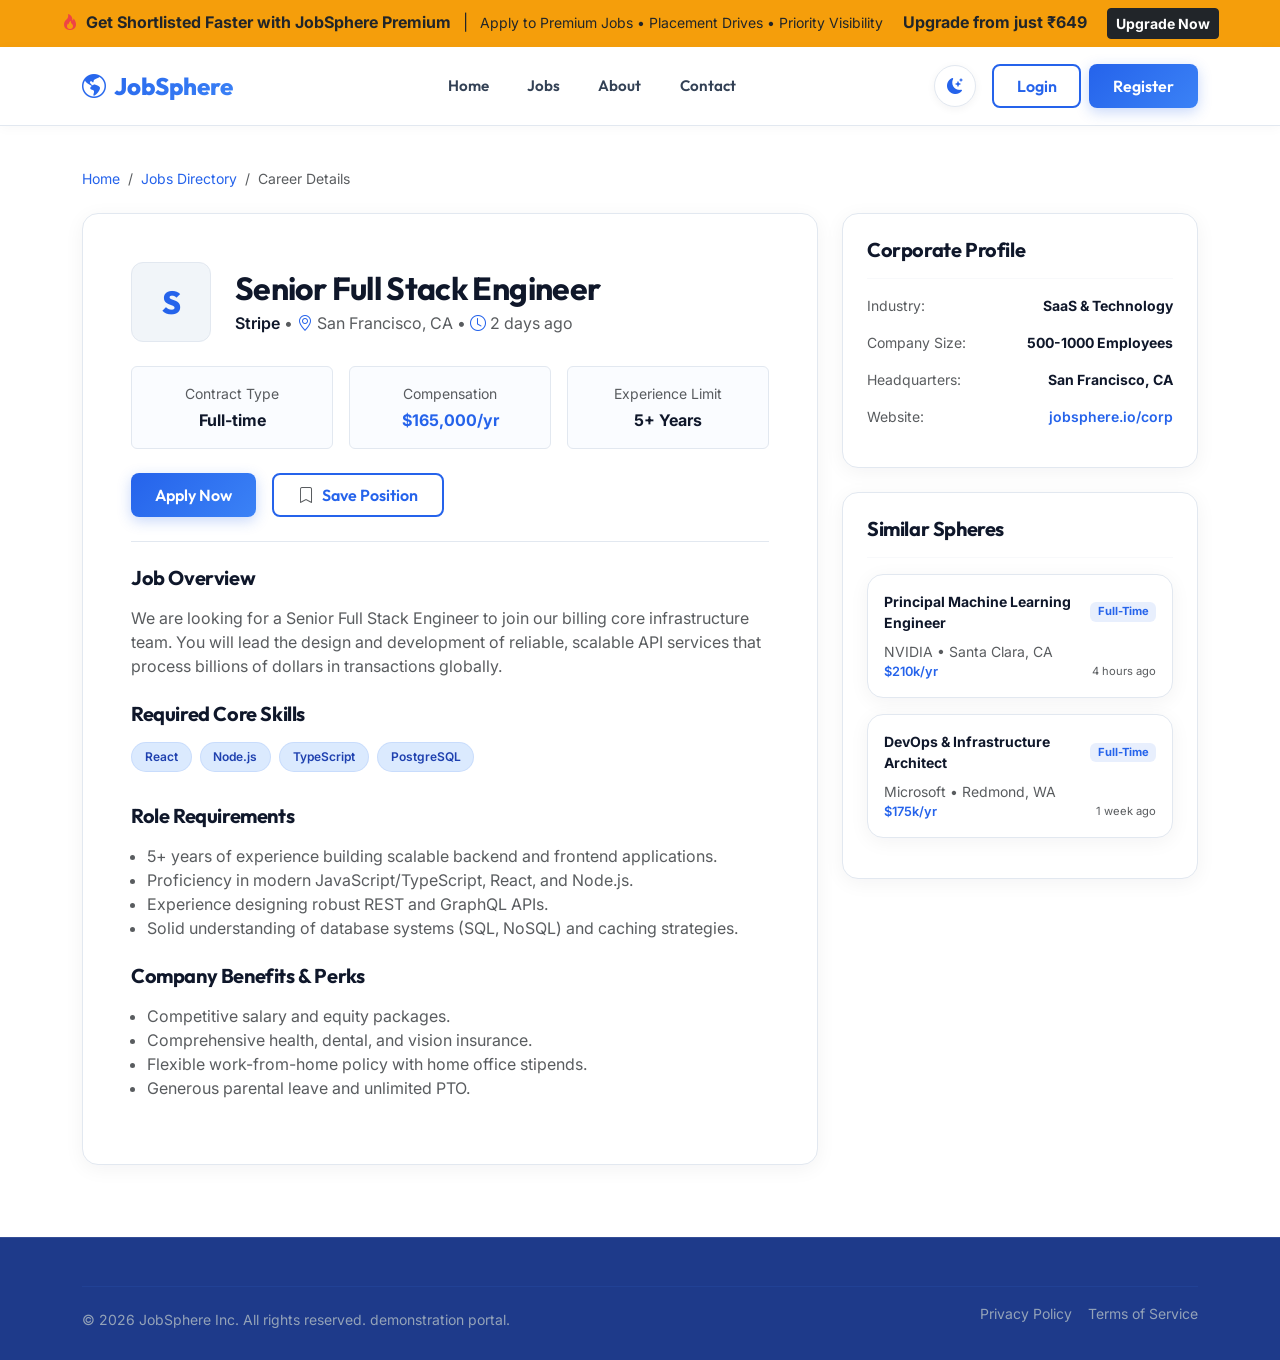
<file: html/job-details.html>
<!DOCTYPE html>
<html lang="en">

<head>
  <meta charset="UTF-8">
  <meta name="viewport" content="width=device-width, initial-scale=1.0">
  <title>JobSphere - Career Details</title>

  <!-- Stylesheets -->
  <link href="https://cdn.jsdelivr.net/npm/bootstrap@5.3.0/dist/css/bootstrap.min.css" rel="stylesheet">
  <link href="https://cdn.jsdelivr.net/npm/bootstrap-icons@1.10.5/font/bootstrap-icons.css" rel="stylesheet">
  <link href="../css/style.css" rel="stylesheet">
</head>

<body>

  <!-- Fixed Header Wrapper -->
  <div class="fixed-top" style="z-index: 1030;">
    <!-- Sticky Premium Strip -->
    <div class="bg-warning text-dark text-center py-2" style="cursor: pointer; box-shadow: 0 2px 10px rgba(0,0,0,0.1);"
      onclick="window.location.href='../index.html#premium-membership'">
      <span class="fs-6"><i class="bi bi-fire text-danger me-1"></i> <strong>Get Shortlisted Faster with JobSphere
          Premium</strong></span> <span class="mx-2 d-none d-lg-inline">|</span> <span
        class="d-none d-lg-inline small">Apply to Premium Jobs • Placement Drives • Priority Visibility</span> <span
        class="ms-3 fw-bold d-none d-md-inline">Upgrade from just ₹649</span>
      <button onclick="window.location.href='../index.html#premium-membership'; event.stopPropagation();"
        class="btn btn-dark btn-sm ms-3 fw-bold">Upgrade Now</button>
    </div>

    <!-- Navbar -->
    <nav class="navbar navbar-expand-lg navbar-light glass-navbar py-3 position-relative">
      <div class="container">
        <a class="navbar-brand d-flex align-items-center" href="../index.html">
          <i class="bi bi-globe-americas me-2 text-primary"></i>
          <span>JobSphere</span>
        </a>

        <button class="navbar-toggler border-0" type="button" data-bs-toggle="collapse" data-bs-target="#navbarNav"
          aria-controls="navbarNav" aria-expanded="false" aria-label="Toggle navigation">
          <span class="bi bi-list fs-2 text-main"></span>
        </button>

        <div class="collapse navbar-collapse" id="navbarNav">
          <ul class="navbar-nav mx-auto mb-2 mb-lg-0">
            <li class="nav-item">
              <a class="nav-link" href="../index.html">Home</a>
            </li>
            <li class="nav-item">
              <a class="nav-link active" href="jobs.html">Jobs</a>
            </li>
            <li class="nav-item">
              <a class="nav-link" href="about.html">About</a>
            </li>
            <li class="nav-item">
              <a class="nav-link" href="contact.html">Contact</a>
            </li>
          </ul>

          <div class="d-flex align-items-center gap-2">
            <!-- Theme Toggle -->
            <button id="theme-toggle" class="theme-toggle me-2" aria-label="Toggle dark/light mode">
              <i class="bi bi-moon-stars-fill"></i>
            </button>

            <div id="auth-nav-container" class="d-flex align-items-center">
              <a href="login.html" class="btn-premium-secondary me-2">Login</a>
              <a href="register.html" class="btn-premium-primary">Register</a>
            </div>
          </div>
        </div>
      </div>
    </nav>
  </div>

  <!-- Content Section -->
  <main class="py-5 mt-5" style="padding-top: 6rem !important;">
    <div class="container pt-4">

      <!-- Breadcrumb -->
      <nav aria-label="breadcrumb" class="mb-4">
        <ol class="breadcrumb fs-7">
          <li class="breadcrumb-item"><a href="../index.html" class="text-decoration-none">Home</a></li>
          <li class="breadcrumb-item"><a href="jobs.html" class="text-decoration-none">Jobs Directory</a></li>
          <li class="breadcrumb-item active text-muted" aria-current="page">Career Details</li>
        </ol>
      </nav>

      <!-- Main Dynamic Wrapper -->
      <div id="job-details-wrapper">
        <div class="row g-4">

          <!-- Left Main Pane (Details) -->
          <div class="col-lg-8">
            <!-- Job title header card -->
            <div class="glass-card p-4 p-sm-5 mb-4">
              <div class="d-flex align-items-center gap-4 mb-4 flex-wrap">
                <div class="company-logo-wrapper text-large" id="detail-logo"
                  style="width: 80px; height: 80px; font-size: 2rem;">
                  -
                </div>
                <div>
                  <h1 class="fw-bold h2 text-main mb-1" id="detail-title">Loading Job Title...</h1>
                  <p class="text-muted mb-0">
                    <span class="fw-semibold text-main" id="detail-company">-</span> &bull;
                    <i class="bi bi-geo-alt me-1 text-primary"></i><span id="detail-location">-</span> &bull;
                    <i class="bi bi-clock me-1 text-primary"></i><span id="detail-posted">-</span>
                  </p>
                </div>
              </div>

              <!-- Quick stats cards row -->
              <div class="row g-3 mb-4">
                <div class="col-sm-4">
                  <div class="p-3 bg-light bg-opacity-10 rounded border border-color text-center">
                    <div class="text-muted small mb-1">Contract Type</div>
                    <div class="fw-bold text-main" id="detail-type">-</div>
                  </div>
                </div>
                <div class="col-sm-4">
                  <div class="p-3 bg-light bg-opacity-10 rounded border border-color text-center">
                    <div class="text-muted small mb-1">Compensation</div>
                    <div class="fw-bold text-primary" id="detail-salary">-</div>
                  </div>
                </div>
                <div class="col-sm-4">
                  <div class="p-3 bg-light bg-opacity-10 rounded border border-color text-center">
                    <div class="text-muted small mb-1">Experience Limit</div>
                    <div class="fw-bold text-main" id="detail-exp">-</div>
                  </div>
                </div>
              </div>

              <!-- Action button bar -->
              <div class="d-flex gap-3 border-bottom border-color pb-4 mb-4">
                <button class="btn btn-premium-primary px-4 py-2.5" id="detail-apply-btn">Apply Now</button>
                <button class="btn btn-premium-secondary px-4 py-2.5 d-inline-flex align-items-center gap-2"
                  id="detail-save-btn">
                  <i class="bi bi-bookmark"></i>
                  <span>Save Position</span>
                </button>
              </div>

              <!-- Job description -->
              <div class="mb-4">
                <h3 class="fw-bold h5 text-main mb-3">Job Overview</h3>
                <p class="text-muted leading-relaxed" id="detail-description">Loading job description contents...</p>
              </div>

              <!-- Skills -->
              <div class="mb-4">
                <h3 class="fw-bold h5 text-main mb-3">Required Core Skills</h3>
                <div id="detail-skills" class="d-flex flex-wrap">
                  <!-- Dynamic tags -->
                </div>
              </div>

              <!-- Requirements -->
              <div class="mb-4">
                <h3 class="fw-bold h5 text-main mb-3">Role Requirements</h3>
                <ul class="ps-3 text-muted" id="detail-requirements">
                  <!-- Dynamic bullet points -->
                </ul>
              </div>

              <!-- Benefits -->
              <div class="mb-0">
                <h3 class="fw-bold h5 text-main mb-3">Company Benefits & Perks</h3>
                <ul class="ps-3 text-muted" id="detail-benefits">
                  <!-- Dynamic bullet points -->
                </ul>
              </div>
            </div>
          </div>

          <!-- Right Sidebar Pane -->
          <div class="col-lg-4">
            <!-- Employer details card -->
            <div class="glass-card p-4 mb-4">
              <h5 class="fw-bold mb-3 text-main">Corporate Profile</h5>
              <hr class="border-color mb-3">
              <ul class="list-unstyled d-flex flex-column gap-3 fs-7">
                <li class="d-flex justify-content-between text-muted">
                  <span>Industry:</span>
                  <span class="fw-bold text-main">SaaS & Technology</span>
                </li>
                <li class="d-flex justify-content-between text-muted">
                  <span>Company Size:</span>
                  <span class="fw-bold text-main">500-1000 Employees</span>
                </li>
                <li class="d-flex justify-content-between text-muted">
                  <span>Headquarters:</span>
                  <span class="fw-bold text-main">San Francisco, CA</span>
                </li>
                <li class="d-flex justify-content-between text-muted">
                  <span>Website:</span>
                  <a href="#" class="text-decoration-none fw-semibold">jobsphere.io/corp</a>
                </li>
              </ul>
            </div>

            <!-- Recommended careers -->
            <div class="glass-card p-4">
              <h5 class="fw-bold mb-3 text-main">Similar Spheres</h5>
              <hr class="border-color mb-3">
              <div id="similar-jobs-container">
                <!-- Similar jobs cards -->
              </div>
            </div>
          </div>

        </div>
      </div>

    </div>
  </main>

  <!-- Apply Modal -->
  <div class="modal fade glass-modal" id="applyModal" tabindex="-1" aria-labelledby="applyModalLabel"
    aria-hidden="true">
    <div class="modal-dialog modal-dialog-centered">
      <div class="modal-content shadow-lg">
        <div class="modal-header border-0 pb-0">
          <h4 class="modal-title fw-bold text-main" id="applyModalLabel">Submit Application</h4>
          <button type="button" class="btn-close" data-bs-dismiss="modal" aria-label="Close"></button>
        </div>
        <form id="applyJobForm" class="needs-validation" novalidate>
          <div class="modal-body py-4">
            <div class="mb-3">
              <label for="apply-name" class="form-label fw-semibold text-main fs-7">Full Name</label>
              <input type="text" class="form-control bg-transparent border-color text-main" id="apply-name" required
                placeholder="Alex Mercer">
              <div class="invalid-feedback">Full name is required.</div>
            </div>

            <div class="mb-3">
              <label for="apply-email" class="form-label fw-semibold text-main fs-7">Email Address</label>
              <input type="email" class="form-control bg-transparent border-color text-main" id="apply-email" required
                placeholder="name@example.com">
              <div class="invalid-feedback">A valid email address is required.</div>
            </div>

            <div class="mb-3">
              <label for="apply-resume" class="form-label fw-semibold text-main fs-7">Upload CV/Resume</label>
              <input type="file" class="form-control bg-transparent border-color text-main" id="apply-resume"
                accept=".pdf,.docx">
              <div class="invalid-feedback">Please select a valid resume document (.pdf or .docx).</div>
            </div>

            <div class="mb-0">
              <label for="apply-letter" class="form-label fw-semibold text-main fs-7">Short Cover Note
                (Optional)</label>
              <textarea class="form-control bg-transparent border-color text-main" id="apply-letter" rows="4"
                placeholder="Introduce yourself and write why you're a great fit..."></textarea>
            </div>
          </div>
          <div class="modal-footer border-0 pt-0">
            <button type="button" class="btn btn-premium-secondary fs-7 py-2" data-bs-dismiss="modal">Cancel</button>
            <button type="submit" class="btn btn-premium-primary fs-7 py-2">Transmit Application</button>
          </div>
        </form>
      </div>
    </div>
  </div>

  <!-- Footer -->
  <footer>
    <div class="container">
      <div
        class="border-top border-opacity-10 border-secondary pt-3 d-flex flex-column flex-sm-row justify-content-between align-items-center">
        <p class="text-muted small mb-0">&copy; 2026 JobSphere Inc. All rights reserved. demonstration portal.</p>
        <div class="d-flex gap-3 mt-3 mt-sm-0">
          <a href="#" class="text-muted small footer-link">Privacy Policy</a>
          <a href="#" class="text-muted small footer-link">Terms of Service</a>
        </div>
      </div>
    </div>
  </footer>

  <!-- Scripts -->
  <script src="https://cdn.jsdelivr.net/npm/bootstrap@5.3.0/dist/js/bootstrap.bundle.min.js"></script>

  <script src="../js/data.js"></script>
  <script src="../js/main.js"></script>
  <script src="../js/details.js"></script>
</body>

</html>
</file>
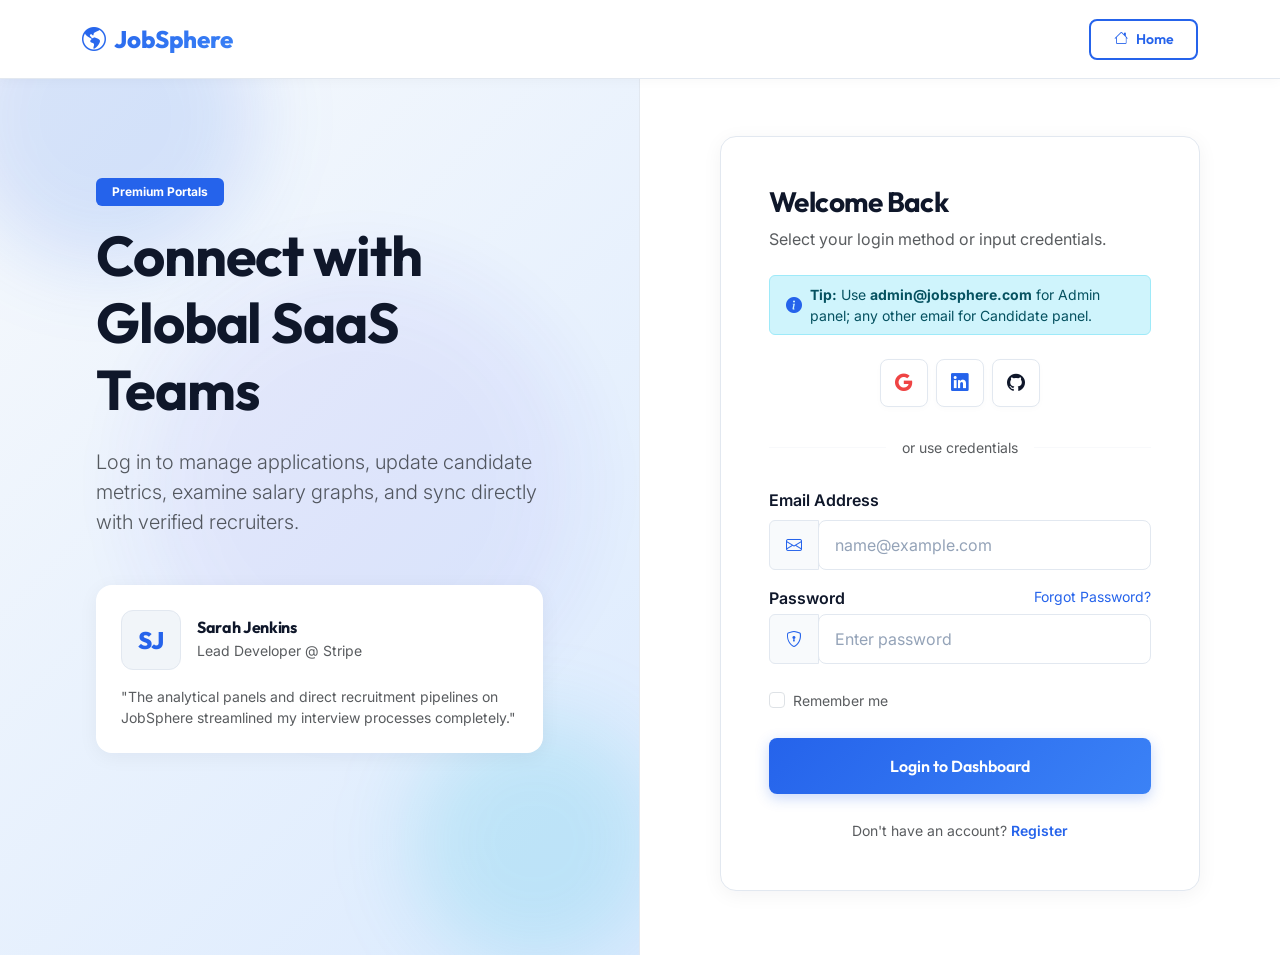
<file: html/login.html>
<!DOCTYPE html>
<html lang="en">
<head>
  <meta charset="UTF-8">
  <meta name="viewport" content="width=device-width, initial-scale=1.0">
  <title>JobSphere - Login</title>
  
  <!-- Stylesheets -->
  <link href="https://cdn.jsdelivr.net/npm/bootstrap@5.3.0/dist/css/bootstrap.min.css" rel="stylesheet">
  <link href="https://cdn.jsdelivr.net/npm/bootstrap-icons@1.10.5/font/bootstrap-icons.css" rel="stylesheet">
  <link href="../css/style.css" rel="stylesheet">
  <style>
    /* Specific auth shape styling */
    .auth-bg-shapes {
      position: absolute;
      top: 0;
      left: 0;
      width: 100%;
      height: 100%;
      z-index: 0;
      overflow: hidden;
    }
    .auth-circle {
      position: absolute;
      border-radius: 50%;
      filter: blur(40px);
    }
    .auth-circle-1 {
      width: 300px;
      height: 300px;
      background: rgba(37, 99, 235, 0.15);
      top: -50px;
      left: -50px;
    }
    .auth-circle-2 {
      width: 250px;
      height: 250px;
      background: rgba(6, 182, 212, 0.15);
      bottom: -30px;
      right: -30px;
    }
    .auth-circle-3 {
      width: 400px;
      height: 400px;
      background: rgba(79, 70, 229, 0.08);
      top: 30%;
      left: 25%;
    }
  </style>
</head>
<body>

  <!-- Sticky Navbar (Simple Auth Version) -->
  <nav class="navbar navbar-expand-lg navbar-light fixed-top glass-navbar py-3">
    <div class="container">
      <a class="navbar-brand d-flex align-items-center" href="../index.html">
        <i class="bi bi-globe-americas me-2 text-primary"></i>
        <span>JobSphere</span>
      </a>
      <a href="../index.html" class="btn btn-premium-secondary py-2 fs-7"><i class="bi bi-house me-2"></i>Home</a>
    </div>
  </nav>

  <!-- Main Split Layout -->
  <div class="container-fluid p-0 auth-split-container">
    <div class="row g-0 min-vh-100">
      
      <!-- Left Column: Visual Illustration -->
      <div class="col-lg-6 auth-illustration-side d-none d-lg-flex flex-column justify-content-center p-5 text-white">
        <div class="auth-bg-shapes">
          <div class="auth-circle auth-circle-1"></div>
          <div class="auth-circle auth-circle-2"></div>
          <div class="auth-circle auth-circle-3"></div>
        </div>
        <div class="z-3 px-5 max-width-lg text-start">
          <span class="badge bg-primary px-3 py-2 mb-3">Premium Portals</span>
          <h2 class="display-4 fw-bold mb-4 text-main">Connect with Global SaaS Teams</h2>
          <p class="lead text-muted mb-5">
            Log in to manage applications, update candidate metrics, examine salary graphs, and sync directly with verified recruiters.
          </p>
          
          <!-- Testimonial card -->
          <div class="glass-card p-4 text-main mb-4 floating-element" style="border-color: rgba(255,255,255,0.12);">
            <div class="d-flex align-items-center gap-3">
              <div class="company-logo-wrapper text-white bg-primary">SJ</div>
              <div>
                <h6 class="fw-bold mb-0 text-main">Sarah Jenkins</h6>
                <span class="text-muted small">Lead Developer @ Stripe</span>
              </div>
            </div>
            <p class="text-muted small mt-3 mb-0">
              "The analytical panels and direct recruitment pipelines on JobSphere streamlined my interview processes completely."
            </p>
          </div>
        </div>
      </div>

      <!-- Right Column: Login Form -->
      <div class="col-lg-6 auth-form-side bg-color">
        <div class="w-100 max-width-md px-3 px-sm-5 mt-5">
          <div class="glass-card p-4 p-sm-5 mt-4">
            <h3 class="fw-bold mb-2 text-main">Welcome Back</h3>
            <p class="text-muted mb-4">Select your login method or input credentials.</p>
            
            <!-- Alert Tip for demo credentials -->
            <div class="alert alert-info py-2 fs-7 mb-4 d-flex align-items-center" role="alert">
              <i class="bi bi-info-circle-fill me-2 fs-6 text-primary"></i>
              <div>
                <strong>Tip:</strong> Use <strong>admin@jobsphere.com</strong> for Admin panel; any other email for Candidate panel.
              </div>
            </div>

            <!-- Social Logins UI -->
            <div class="d-flex justify-content-center gap-2 mb-4">
              <button class="social-auth-btn" aria-label="Google"><i class="bi bi-google text-danger"></i></button>
              <button class="social-auth-btn" aria-label="LinkedIn"><i class="bi bi-linkedin text-primary"></i></button>
              <button class="social-auth-btn" aria-label="Github"><i class="bi bi-github"></i></button>
            </div>

            <div class="d-flex align-items-center mb-4">
              <hr class="flex-grow-1 border-color">
              <span class="mx-3 text-muted small">or use credentials</span>
              <hr class="flex-grow-1 border-color">
            </div>

            <!-- Login Form -->
            <form id="loginForm" class="needs-validation" novalidate>
              <div class="mb-3">
                <label for="login-email" class="form-label fw-semibold text-main">Email Address</label>
                <div class="input-group">
                  <span class="input-group-text bg-transparent border-end-0 border-color"><i class="bi bi-envelope text-primary"></i></span>
                  <input type="email" class="form-control bg-transparent border-start-0 border-color text-main" id="login-email" required placeholder="name@example.com">
                  <div class="invalid-feedback">Please enter a valid email address.</div>
                </div>
              </div>

              <div class="mb-4">
                <div class="d-flex justify-content-between mb-1">
                  <label for="login-password" class="form-label fw-semibold text-main mb-0">Password</label>
                  <a href="#" class="small text-decoration-none">Forgot Password?</a>
                </div>
                <div class="input-group">
                  <span class="input-group-text bg-transparent border-end-0 border-color"><i class="bi bi-shield-lock text-primary"></i></span>
                  <input type="password" class="form-control bg-transparent border-start-0 border-end-0 border-color text-main" id="login-password" required placeholder="Enter password">
                  
                  <div class="invalid-feedback">Please enter your password.</div>
                </div>
              </div>

              <div class="d-flex justify-content-between align-items-center mb-4">
                <div class="form-check">
                  <input class="form-check-input" type="checkbox" id="rememberMe">
                  <label class="form-check-label text-muted small" for="rememberMe">Remember me</label>
                </div>
              </div>

              <button type="submit" class="btn btn-premium-primary w-100 py-3">Login to Dashboard</button>
            </form>

            <div class="text-center mt-4">
              <span class="text-muted small">Don't have an account? <a href="register.html" class="text-decoration-none fw-semibold">Register</a></span>
            </div>
          </div>
        </div>
      </div>
      
    </div>
  </div>

  <!-- Scripts -->
  <script src="https://cdn.jsdelivr.net/npm/bootstrap@5.3.0/dist/js/bootstrap.bundle.min.js"></script>
  <script src="https://cdnjs.cloudflare.com/ajax/libs/gsap/3.12.2/gsap.min.js"></script>
  <script src="../js/auth.js"></script>
</body>
</html>
</file>
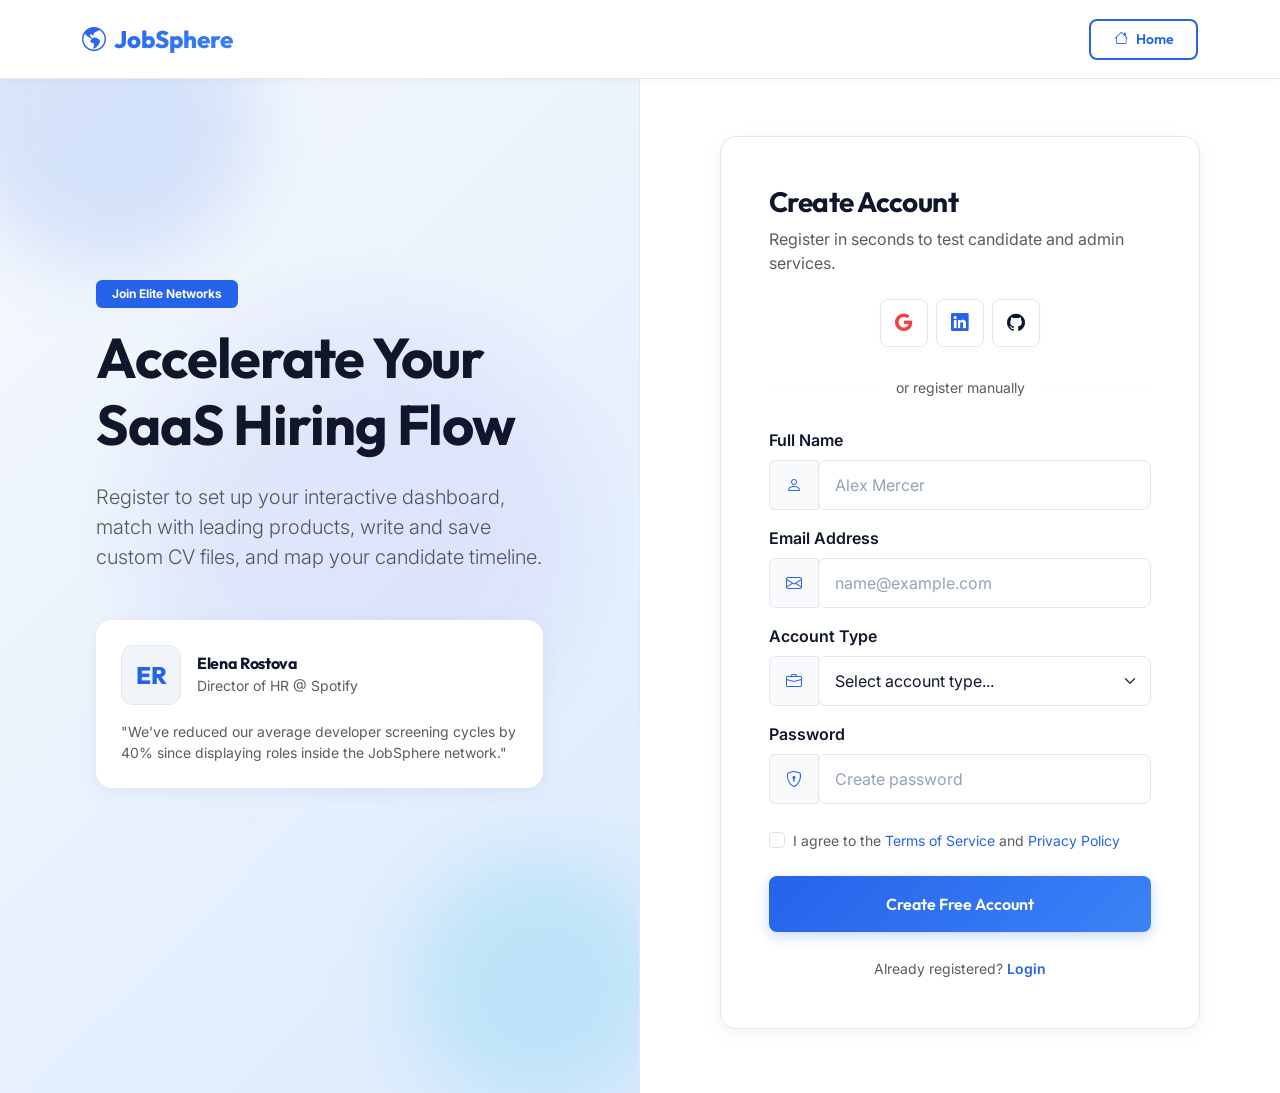
<file: html/register.html>
<!DOCTYPE html>
<html lang="en">

<head>
  <meta charset="UTF-8">
  <meta name="viewport" content="width=device-width, initial-scale=1.0">
  <title>JobSphere - Register</title>

  <!-- Stylesheets -->
  <link href="https://cdn.jsdelivr.net/npm/bootstrap@5.3.0/dist/css/bootstrap.min.css" rel="stylesheet">
  <link href="https://cdn.jsdelivr.net/npm/bootstrap-icons@1.10.5/font/bootstrap-icons.css" rel="stylesheet">
  <link href="../css/style.css" rel="stylesheet">
  <style>
    .auth-bg-shapes {
      position: absolute;
      top: 0;
      left: 0;
      width: 100%;
      height: 100%;
      z-index: 0;
      overflow: hidden;
    }

    .auth-circle {
      position: absolute;
      border-radius: 50%;
      filter: blur(40px);
    }

    .auth-circle-1 {
      width: 300px;
      height: 300px;
      background: rgba(37, 99, 235, 0.15);
      top: -50px;
      left: -50px;
    }

    .auth-circle-2 {
      width: 250px;
      height: 250px;
      background: rgba(6, 182, 212, 0.15);
      bottom: -30px;
      right: -30px;
    }

    .auth-circle-3 {
      width: 400px;
      height: 400px;
      background: rgba(79, 70, 229, 0.08);
      top: 30%;
      left: 25%;
    }
  </style>
</head>

<body>

  <!-- Sticky Navbar (Simple Auth Version) -->
  <nav class="navbar navbar-expand-lg navbar-light fixed-top glass-navbar py-3">
    <div class="container">
      <a class="navbar-brand d-flex align-items-center" href="../index.html">
        <i class="bi bi-globe-americas me-2 text-primary"></i>
        <span>JobSphere</span>
      </a>
      <a href="../index.html" class="btn btn-premium-secondary py-2 fs-7"><i class="bi bi-house me-2"></i>Home</a>
    </div>
  </nav>

  <!-- Main Split Layout -->
  <div class="container-fluid p-0 auth-split-container">
    <div class="row g-0 min-vh-100">

      <!-- Left Column: Visual Illustration -->
      <div class="col-lg-6 auth-illustration-side d-none d-lg-flex flex-column justify-content-center p-5 text-white">
        <div class="auth-bg-shapes">
          <div class="auth-circle auth-circle-1"></div>
          <div class="auth-circle auth-circle-2"></div>
          <div class="auth-circle auth-circle-3"></div>
        </div>
        <div class="z-3 px-5 max-width-lg text-start">
          <span class="badge bg-primary px-3 py-2 mb-3">Join Elite Networks</span>
          <h2 class="display-4 fw-bold mb-4 text-main">Accelerate Your SaaS Hiring Flow</h2>
          <p class="lead text-muted mb-5">
            Register to set up your interactive dashboard, match with leading products, write and save custom CV files,
            and map your candidate timeline.
          </p>

          <!-- Feedback Card -->
          <div class="glass-card p-4 text-main mb-4 floating-element-delay"
            style="border-color: rgba(255,255,255,0.12);">
            <div class="d-flex align-items-center gap-3">
              <div class="company-logo-wrapper text-white bg-secondary">ER</div>
              <div>
                <h6 class="fw-bold mb-0 text-main">Elena Rostova</h6>
                <span class="text-muted small">Director of HR @ Spotify</span>
              </div>
            </div>
            <p class="text-muted small mt-3 mb-0">
              "We've reduced our average developer screening cycles by 40% since displaying roles inside the JobSphere
              network."
            </p>
          </div>
        </div>
      </div>

      <!-- Right Column: Registration Form -->
      <div class="col-lg-6 auth-form-side bg-color">
        <div class="w-100 max-width-md px-3 px-sm-5 mt-5">
          <div class="glass-card p-4 p-sm-5 mt-4">
            <h3 class="fw-bold mb-2 text-main">Create Account</h3>
            <p class="text-muted mb-4">Register in seconds to test candidate and admin services.</p>

            <!-- Social Signups -->
            <div class="d-flex justify-content-center gap-2 mb-4">
              <button class="social-auth-btn" aria-label="Google"><i class="bi bi-google text-danger"></i></button>
              <button class="social-auth-btn" aria-label="LinkedIn"><i class="bi bi-linkedin text-primary"></i></button>
              <button class="social-auth-btn" aria-label="Github"><i class="bi bi-github"></i></button>
            </div>

            <div class="d-flex align-items-center mb-4">
              <hr class="flex-grow-1 border-color">
              <span class="mx-3 text-muted small">or register manually</span>
              <hr class="flex-grow-1 border-color">
            </div>

            <!-- Register Form -->
            <form id="registerForm" class="needs-validation" novalidate>
              <div class="mb-3">
                <label for="reg-name" class="form-label fw-semibold text-main">Full Name</label>
                <div class="input-group">
                  <span class="input-group-text bg-transparent border-end-0 border-color"><i
                      class="bi bi-person text-primary"></i></span>
                  <input type="text" class="form-control bg-transparent border-start-0 border-color text-main"
                    id="reg-name" required placeholder="Alex Mercer">
                  <div class="invalid-feedback">Please enter your name.</div>
                </div>
              </div>

              <div class="mb-3">
                <label for="reg-email" class="form-label fw-semibold text-main">Email Address</label>
                <div class="input-group">
                  <span class="input-group-text bg-transparent border-end-0 border-color"><i
                      class="bi bi-envelope text-primary"></i></span>
                  <input type="email" class="form-control bg-transparent border-start-0 border-color text-main"
                    id="reg-email" required placeholder="name@example.com">
                  <div class="invalid-feedback">Please enter a valid email address.</div>
                </div>
              </div>

              <div class="mb-3">
                <label for="reg-role" class="form-label fw-semibold text-main">Account Type</label>
                <div class="input-group">
                  <span class="input-group-text bg-transparent border-end-0 border-color"><i
                      class="bi bi-briefcase text-primary"></i></span>
                  <select class="form-select bg-transparent border-start-0 border-color text-main" id="reg-role"
                    required style="cursor: pointer;">
                    <option value="" disabled selected>Select account type...</option>
                    <option value="candidate">Candidate (Search and Apply to Jobs)</option>
                    <option value="admin">Employer / Admin (Post and Manage Jobs/Users)</option>
                  </select>
                  <div class="invalid-feedback">Please select an account type.</div>
                </div>
              </div>

              <!-- Extra Candidate Profile Fields -->
              <div id="candidate-fields" class="d-none border border-color rounded p-3 mb-3"
                style="background: rgba(var(--primary-rgb), 0.02);">
                <h6 class="fw-bold mb-3 text-primary"><i class="bi bi-mortarboard me-2"></i>Education & Preferences</h6>
                <div class="row g-2">
                  <div class="col-sm-6 mb-2">
                    <label for="reg-degree" class="form-label fw-semibold text-main fs-8 mb-1">Degree</label>
                    <input type="text" class="form-control bg-transparent border-color text-main fs-7 py-2"
                      id="reg-degree" placeholder="B.Tech / B.Sc">
                  </div>
                  <div class="col-sm-6 mb-2">
                    <label for="reg-branch" class="form-label fw-semibold text-main fs-8 mb-1">Branch</label>
                    <input type="text" class="form-control bg-transparent border-color text-main fs-7 py-2"
                      id="reg-branch" placeholder="Computer Science">
                  </div>
                  <div class="col-12 mb-2">
                    <label for="reg-college" class="form-label fw-semibold text-main fs-8 mb-1">College Name</label>
                    <input type="text" class="form-control bg-transparent border-color text-main fs-7 py-2"
                      id="reg-college" placeholder="Stanford University">
                  </div>
                  <div class="col-sm-6 mb-2">
                    <label for="reg-grad-year" class="form-label fw-semibold text-main fs-8 mb-1">Grad Year</label>
                    <input type="number" class="form-control bg-transparent border-color text-main fs-7 py-2"
                      id="reg-grad-year" placeholder="2026">
                  </div>
                  <div class="col-sm-6 mb-2">
                    <label for="reg-cgpa" class="form-label fw-semibold text-main fs-8 mb-1">CGPA</label>
                    <input type="text" class="form-control bg-transparent border-color text-main fs-7 py-2"
                      id="reg-cgpa" placeholder="3.8 / 9.0">
                  </div>
                  <div class="col-sm-6 mb-2">
                    <label for="reg-pref-role" class="form-label fw-semibold text-main fs-8 mb-1">Preferred Role</label>
                    <input type="text" class="form-control bg-transparent border-color text-main fs-7 py-2"
                      id="reg-pref-role" placeholder="Frontend Developer">
                  </div>
                  <div class="col-sm-6 mb-2">
                    <label for="reg-pref-location" class="form-label fw-semibold text-main fs-8 mb-1">Preferred
                      Location</label>
                    <input type="text" class="form-control bg-transparent border-color text-main fs-7 py-2"
                      id="reg-pref-location" placeholder="Remote / SF, CA">
                  </div>
                  <div class="col-12 mb-2">
                    <label for="reg-skills" class="form-label fw-semibold text-main fs-8 mb-1">Skills (comma
                      separated)</label>
                    <input type="text" class="form-control bg-transparent border-color text-main fs-7 py-2"
                      id="reg-skills" placeholder="React, Python, SQL">
                  </div>
                  <div class="col-12 mb-1">
                    <label for="reg-resume" class="form-label fw-semibold text-main fs-8 mb-1">Resume Upload</label>
                    <input type="file" class="form-control bg-transparent border-color text-main fs-7 py-2"
                      id="reg-resume" accept=".pdf,.docx">
                  </div>
                </div>
              </div>

              <div class="mb-4">
                <label for="reg-password" class="form-label fw-semibold text-main">Password</label>
                <div class="input-group">
                  <span class="input-group-text bg-transparent border-end-0 border-color"><i
                      class="bi bi-shield-lock text-primary"></i></span>
                  <input type="password"
                    class="form-control bg-transparent border-start-0 border-end-0 border-color text-main"
                    id="reg-password" required placeholder="Create password" minlength="6">

                  <div class="invalid-feedback">Please enter a password with at least 6 characters.</div>
                </div>
              </div>

              <div class="mb-4 form-check">
                <input class="form-check-input" type="checkbox" id="agreeTerms" required>
                <label class="form-check-label text-muted small" for="agreeTerms">
                  I agree to the <a href="#" class="text-decoration-none">Terms of Service</a> and <a href="#"
                    class="text-decoration-none">Privacy Policy</a>
                </label>
                <div class="invalid-feedback">You must agree before submitting.</div>
              </div>

              <button type="submit" class="btn btn-premium-primary w-100 py-3">Create Free Account</button>
            </form>

            <div class="text-center mt-4">
              <span class="text-muted small">Already registered? <a href="login.html"
                  class="text-decoration-none fw-semibold">Login</a></span>
            </div>
          </div>
        </div>
      </div>

    </div>
  </div>

  <!-- Scripts -->
  <script src="https://cdn.jsdelivr.net/npm/bootstrap@5.3.0/dist/js/bootstrap.bundle.min.js"></script>
  <script src="https://cdnjs.cloudflare.com/ajax/libs/gsap/3.12.2/gsap.min.js"></script>
  <script src="../js/auth.js"></script>
</body>

</html>
</file>
<file: css/style.css>
@import url('https://fonts.googleapis.com/css2?family=Inter:wght@300;400;500;600;700&family=Outfit:wght@400;500;600;700;800&display=swap');

/* --- CUSTOM PROPERTIES --- */
:root {
  /* Fonts */
  --font-heading: 'Outfit', sans-serif;
  --font-body: 'Inter', sans-serif;

  /* Color Palette - Premium White & Blue */
  --primary-color: #2563EB;
  --primary-hover: #1D4ED8;
  --primary-rgb: 37, 99, 235;
  --secondary-color: #3B82F6;
  --accent-color: #60A5FA;
  --light-blue: #DBEAFE;
  --success-color: #10B981;
  --warning-color: #F59E0B;
  --danger-color: #EF4444;

  --bg-gradient: none;
  --bg-color: #FFFFFF;
  --section-bg: #F8FAFC;
  --card-bg: #FFFFFF;
  --card-border: #E2E8F0;
  --text-main: #0F172A;
  --text-body: #334155;
  --text-muted: #64748B;
  --text-light: #94A3B8;
  --border-color: #E2E8F0;
  --navbar-bg: #FFFFFF;
  --shadow-color: rgba(15, 23, 42, 0.05);
  --shadow-hover: rgba(15, 23, 42, 0.1);
  --glass-shadow: 0 4px 20px 0 rgba(15, 23, 42, 0.05);
  --glass-blur: none;

  /* Footer Colors */
  --footer-bg: #1E3A8A;
  --footer-text: #F8FAFC;
  --footer-link: #CBD5E1;
  --footer-link-hover: #60A5FA;

  /* Component Colors */
  --logo-bg: #F1F5F9;
  --timeline-dot-border: #FFFFFF;
  --alt-bg: #FAFBFC;

  /* Layout values */
  --transition-smooth: all 0.3s cubic-bezier(0.4, 0, 0.2, 1);
  --border-radius-sm: 8px;
  --border-radius-md: 16px;
  --border-radius-lg: 24px;

  /* Bootstrap Theme Overrides */
  --bs-primary: #2563EB;
  --bs-primary-rgb: 37, 99, 235;
  --bs-secondary: #3B82F6;
  --bs-secondary-rgb: 59, 130, 246;
  --bs-success: #10B981;
  --bs-success-rgb: 16, 185, 129;
  --bs-warning: #F59E0B;
  --bs-warning-rgb: 245, 158, 11;
  --bs-danger: #EF4444;
  --bs-danger-rgb: 239, 68, 68;
  --bs-link-color: #2563EB;
  --bs-link-hover-color: #1D4ED8;
}

/* --- OVERWRITE DARK THEME VARIABLES TO BE SECURELY WHITE/BLUE --- */
body.dark-theme {
  --primary-color: #60A5FA;
  --primary-hover: #93C5FD;
  --primary-rgb: 96, 165, 250;

  --secondary-color: #3B82F6;
  --accent-color: #93C5FD;
  --light-blue: #1E3A8A;

  --success-color: #10B981;
  --warning-color: #F59E0B;
  --danger-color: #EF4444;

  --bg-gradient: none;

  --bg-color: #0F172A;
  --section-bg: #1E293B;

  --card-bg: #1E293B;
  --card-border: #334155;

  --text-main: #F8FAFC;
  --text-body: #CBD5E1;
  --text-muted: #94A3B8;
  --text-light: #64748B;

  --border-color: #334155;
  --navbar-bg: #0F172A;

  --shadow-color: rgba(0, 0, 0, 0.35);
  --shadow-hover: rgba(0, 0, 0, 0.5);

  --glass-shadow: 0 4px 20px rgba(0, 0, 0, 0.25);
  --glass-blur: none;

  --footer-bg: #020617;
  --footer-text: #F8FAFC;
  --footer-link: #CBD5E1;
  --footer-link-hover: #93C5FD;

  --logo-bg: #334155;
  --timeline-dot-border: #0F172A;
  --alt-bg: #1E293B;
}

/* --- BASE STYLES --- */
* {
  box-sizing: border-box;
  margin: 0;
  padding: 0;
}

body {
  font-family: var(--font-body);
  background-color: var(--bg-color);
  color: var(--text-body);
  min-height: 100vh;
  overflow-x: hidden;
  transition: background 0.3s ease, color 0.3s ease;
}

h1,
h2,
h3,
h4,
h5,
h6 {
  font-family: var(--font-heading);
  font-weight: 700;
  color: var(--text-main);
  letter-spacing: -0.02em;
}

a {
  color: var(--primary-color);
  text-decoration: none;
  transition: var(--transition-smooth);
}

a:hover {
  color: var(--primary-hover);
}

/* --- SCROLLBAR --- */
::-webkit-scrollbar {
  width: 8px;
  height: 8px;
}

::-webkit-scrollbar-track {
  background: var(--section-bg);
}

::-webkit-scrollbar-thumb {
  background: var(--text-light);
  border-radius: 4px;
}

::-webkit-scrollbar-thumb:hover {
  background: var(--text-muted);
}

/* --- SOLID CARDS & COMPONENTS --- */
.glass-card {
  background: var(--card-bg);
  border: 1px solid var(--card-border);
  border-radius: var(--border-radius-md);
  box-shadow: var(--glass-shadow);
  transition: var(--transition-smooth);
}

.glass-card:hover {
  transform: translateY(-5px);
  box-shadow: 0 12px 30px rgba(15, 23, 42, 0.08);
  border-color: var(--accent-color);
}

/* Custom Nav */
.glass-navbar {
  background: var(--navbar-bg);
  border-bottom: 1px solid var(--card-border);
  box-shadow: 0 2px 12px rgba(15, 23, 42, 0.03);
  transition: var(--transition-smooth);
}

.glass-modal .modal-content {
  background: var(--card-bg) !important;
  border: 1px solid var(--card-border) !important;
  border-radius: var(--border-radius-lg);
  color: var(--text-main);
  box-shadow: 0 10px 30px rgba(15, 23, 42, 0.15) !important;
}

/* --- INTERACTIVE BUTTONS & CTA --- */
.btn-premium-primary {
  background: linear-gradient(135deg, var(--primary-color) 0%, var(--secondary-color) 100%);
  color: #ffffff !important;
  border: none;
  font-family: var(--font-heading);
  font-weight: 600;
  border-radius: var(--border-radius-sm);
  padding: 0.6rem 1.5rem;
  transition: var(--transition-smooth);
  box-shadow: 0 4px 14px rgba(37, 99, 235, 0.25);
  position: relative;
  overflow: hidden;
  z-index: 1;
}

.btn-premium-primary::before {
  content: '';
  position: absolute;
  top: 0;
  left: 0;
  width: 100%;
  height: 100%;
  background: linear-gradient(135deg, var(--secondary-color) 0%, var(--primary-color) 100%);
  transition: var(--transition-smooth);
  z-index: -1;
  opacity: 0;
}

.btn-premium-primary:hover {
  transform: translateY(-2px);
  box-shadow: 0 6px 20px rgba(37, 99, 235, 0.35);
}

.btn-premium-primary:hover::before {
  opacity: 1;
}

.btn-premium-secondary {
  background: #ffffff;
  color: var(--primary-color) !important;
  border: 2px solid var(--primary-color);
  font-family: var(--font-heading);
  font-weight: 600;
  border-radius: var(--border-radius-sm);
  padding: 0.5rem 1.4rem;
  transition: var(--transition-smooth);
}

.btn-premium-secondary:hover {
  background: var(--light-blue);
  color: var(--primary-hover) !important;
  border-color: var(--primary-hover);
  transform: translateY(-2px);
}

/* Theme Toggle Button */
.theme-toggle {
  width: 42px;
  height: 42px;
  border: 1px solid var(--card-border);
  border-radius: 50%;
  background: var(--card-bg);
  color: var(--primary-color);
  display: flex;
  align-items: center;
  justify-content: center;
  cursor: pointer;
  transition: var(--transition-smooth);
  box-shadow: 0 2px 8px rgba(15, 23, 42, 0.05);
}

.theme-toggle:hover {
  background: var(--light-blue);
  border-color: var(--primary-color);
  transform: translateY(-2px);
}

.theme-toggle i {
  font-size: 1rem;
}

/* --- COMMON NAVIGATION BAR --- */
.navbar-brand {
  font-family: var(--font-heading);
  font-weight: 800;
  font-size: 1.5rem;
  background: linear-gradient(135deg, var(--primary-color) 0%, var(--secondary-color) 100%);
  -webkit-background-clip: text;
  -webkit-text-fill-color: transparent;
}

.nav-link {
  color: var(--text-body);
  font-family: var(--font-heading);
  font-weight: 600;
  font-size: 0.95rem;
  padding: 0.5rem 1rem !important;
  margin: 0 0.2rem;
  border-radius: var(--border-radius-sm);
  transition: var(--transition-smooth);
  position: relative;
}

.nav-link:hover,
.nav-link.active {
  color: var(--primary-color) !important;
  background: rgba(var(--primary-rgb), 0.05);
}

.nav-link::after {
  content: '';
  position: absolute;
  bottom: 0;
  left: 50%;
  width: 0;
  height: 2px;
  background: var(--primary-color);
  transition: var(--transition-smooth);
  transform: translateX(-50%);
}

.nav-link:hover::after,
.nav-link.active::after {
  width: 60%;
}

/* --- HERO SECTION STYLING --- */
#canvas-container {
  position: absolute;
  top: 0;
  left: 0;
  width: 100%;
  height: 100%;
  z-index: -1;
  pointer-events: none;
}

.hero-section {
  position: relative;
  min-height: 100vh;
  display: flex;
  align-items: center;
  padding: 120px 0;
  overflow: hidden;
  background: linear-gradient(135deg, #ffffff 0%, rgba(37, 99, 235, 0.05) 100%);
}

/* Floating Animation Utility */
@keyframes float {
  0% {
    transform: translateY(0px) rotate(0deg);
  }

  50% {
    transform: translateY(-15px) rotate(3deg);
  }

  100% {
    transform: translateY(0px) rotate(0deg);
  }
}

.floating-element {
  animation: float 6s ease-in-out infinite;
}

.floating-element-delay {
  animation: float 8s ease-in-out infinite;
  animation-delay: 2s;
}

/* --- BOOTSTRAP OVERRIDES FOR SECTIONS --- */
.bg-light {
  background-color: var(--section-bg) !important;
}

.bg-opacity-10.bg-light,
.bg-light.bg-opacity-10 {
  background-color: rgba(37, 99, 235, 0.02) !important;
}

.bg-opacity-25.bg-light,
.bg-light.bg-opacity-25 {
  background-color: rgba(37, 99, 235, 0.04) !important;
}

/* --- INFINITE LOGO SCROLLER --- */
.logo-slider {
  overflow: hidden;
  padding: 40px 0;
  background: var(--section-bg);
  border-top: 1px solid var(--border-color);
  border-bottom: 1px solid var(--border-color);
  white-space: nowrap;
  position: relative;
}

.logo-slider::before,
.logo-slider::after {
  content: "";
  height: 100%;
  position: absolute;
  width: 150px;
  z-index: 2;
  pointer-events: none;
}

.logo-slider::before {
  left: 0;
  top: 0;
  background: linear-gradient(to right, var(--bg-color) 0%, transparent 100%);
}

.logo-slider::after {
  right: 0;
  top: 0;
  background: linear-gradient(to left, var(--bg-color) 0%, transparent 100%);
}

.logo-track {
  display: inline-flex;
  gap: 80px;
  animation: scroll 25s linear infinite;
  align-items: center;
}

.logo-item {
  display: flex;
  align-items: center;
  font-family: var(--font-heading);
  font-weight: 700;
  font-size: 1.5rem;
  color: var(--text-muted);
  opacity: 0.8;
  transition: var(--transition-smooth);
}

.logo-item i {
  margin-right: 10px;
  font-size: 2rem;
  color: var(--primary-color);
}

.logo-item:hover {
  opacity: 1;
  transform: scale(1.05);
}

@keyframes scroll {
  0% {
    transform: translateX(0);
  }

  100% {
    transform: translateX(-50%);
  }
}

/* --- STATS SECTION --- */
.stat-card {
  text-align: center;
  padding: 2.5rem 2rem;
}

.stat-number {
  font-family: var(--font-heading);
  font-weight: 800;
  font-size: 3rem;
  background: linear-gradient(135deg, var(--primary-color) 0%, var(--secondary-color) 100%);
  -webkit-background-clip: text;
  -webkit-text-fill-color: transparent;
  margin-bottom: 0.5rem;
}

.stat-label {
  font-family: var(--font-body);
  font-weight: 600;
  color: var(--text-muted);
}

/* --- NEWSLETTER SECTION --- */
.newsletter-card {
  background: linear-gradient(135deg, rgba(37, 99, 235, 0.05) 0%, rgba(79, 70, 229, 0.05) 100%);
  border: 1px solid rgba(37, 99, 235, 0.15);
  border-radius: var(--border-radius-lg);
  padding: 4rem 3rem;
}

/* --- FOOTER STYLING --- */
footer {
  background: var(--footer-bg) !important;
  color: var(--footer-text) !important;
  border-top: 1px solid rgba(255, 255, 255, 0.1) !important;
  padding-top: 3rem;
  padding-bottom: 1.5rem;
}

footer .footer-logo {
  font-family: var(--font-heading);
  font-weight: 800;
  font-size: 1.8rem;
  background: linear-gradient(135deg, #ffffff 0%, var(--accent-color) 100%);
  -webkit-background-clip: text;
  -webkit-text-fill-color: transparent;
  display: block;
}

footer h6,
footer .text-main {
  color: #ffffff !important;
  font-weight: 700;
}

footer .footer-link {
  color: var(--footer-link) !important;
  display: block;
  margin-bottom: 0.75rem;
  transition: var(--transition-smooth);
}

footer .footer-link:hover {
  color: var(--footer-link-hover) !important;
  transform: translateX(3px);
}

footer .text-muted {
  color: #94a3b8 !important;
}

footer .social-icon {
  display: inline-flex;
  align-items: center;
  justify-content: center;
  width: 38px;
  height: 38px;
  border-radius: 50%;
  background: rgba(255, 255, 255, 0.1) !important;
  color: var(--footer-text) !important;
  margin-right: 0.5rem;
  transition: var(--transition-smooth);
}

footer .social-icon:hover {
  background: var(--primary-color) !important;
  color: #ffffff !important;
  transform: translateY(-3px);
}

/* --- FORM STYLING --- */
.form-control,
.form-select {
  background-color: #ffffff !important;
  border: 1px solid var(--card-border) !important;
  color: var(--text-main) !important;
  border-radius: var(--border-radius-sm) !important;
  padding: 0.75rem 1rem !important;
  transition: var(--transition-smooth) !important;
}

.form-control::placeholder {
  color: var(--text-light) !important;
  opacity: 1;
}

.form-control:focus,
.form-select:focus {
  background-color: #ffffff !important;
  border-color: var(--primary-color) !important;
  box-shadow: 0 0 0 4px rgba(37, 99, 235, 0.1) !important;
  color: var(--text-main) !important;
}

.form-label {
  color: var(--text-main) !important;
  font-weight: 600 !important;
  margin-bottom: 0.5rem;
}

.input-group-text {
  background-color: #f8fafc !important;
  border: 1px solid var(--card-border) !important;
  color: var(--primary-color) !important;
  padding: 0.75rem 1rem !important;
}

.invalid-feedback {
  color: var(--danger-color) !important;
  font-size: 0.825rem;
  margin-top: 0.25rem;
}

.valid-feedback {
  color: var(--success-color) !important;
  font-size: 0.825rem;
  margin-top: 0.25rem;
}

/* --- LOGIN / REGISTER SPLIT SCREEN --- */
.auth-split-container {
  min-height: 100vh;
}

.auth-illustration-side {
  background: linear-gradient(135deg, #f8fafc 0%, #dbeafe 100%);
  position: relative;
  overflow: hidden;
  display: flex;
  align-items: center;
  justify-content: center;
  border-right: 1px solid var(--border-color);
}

.auth-form-side {
  display: flex;
  align-items: center;
  justify-content: center;
  padding: 4rem 2rem;
  background-color: var(--bg-color);
}

.social-auth-btn {
  background: #ffffff;
  border: 1px solid var(--card-border);
  color: var(--text-main);
  padding: 0.6rem;
  border-radius: var(--border-radius-sm);
  display: inline-flex;
  align-items: center;
  justify-content: center;
  font-size: 1.1rem;
  transition: var(--transition-smooth);
  width: 48px;
  height: 48px;
  box-shadow: 0 2px 6px rgba(15, 23, 42, 0.02);
}

.social-auth-btn:hover {
  background: var(--section-bg);
  border-color: var(--text-light);
  transform: translateY(-2px);
}

/* --- JOB CARD STYLING --- */
.job-card {
  background: #ffffff !important;
  border: 1px solid var(--card-border) !important;
  border-radius: var(--border-radius-md);
  box-shadow: var(--glass-shadow);
  padding: 1.8rem;
  margin-bottom: 1.5rem;
  transition: var(--transition-smooth);
}

.job-card:hover {
  transform: translateY(-5px);
  box-shadow: 0 10px 25px rgba(15, 23, 42, 0.08);
  border-color: var(--accent-color) !important;
}

.company-logo-wrapper {
  width: 60px;
  height: 60px;
  border-radius: 12px;
  background: var(--logo-bg) !important;
  color: var(--primary-color) !important;
  display: flex;
  align-items: center;
  justify-content: center;
  font-family: var(--font-heading);
  font-weight: 800;
  font-size: 1.5rem;
  border: 1px solid var(--card-border) !important;
}

.skill-tag {
  background: #dbeafe !important;
  color: #1e40af !important;
  padding: 0.3rem 0.8rem;
  border-radius: 30px;
  font-size: 0.75rem;
  font-weight: 600;
  display: inline-block;
  margin-right: 0.5rem;
  margin-bottom: 0.5rem;
  transition: var(--transition-smooth);
  border: 1px solid rgba(37, 99, 235, 0.1);
}

.skill-tag:hover {
  background: var(--primary-color) !important;
  color: #ffffff !important;
}

.btn-save-job {
  background: #ffffff !important;
  border: 1px solid var(--card-border) !important;
  color: var(--text-muted);
  width: 38px;
  height: 38px;
  border-radius: 50%;
  display: flex;
  align-items: center;
  justify-content: center;
  cursor: pointer;
  transition: var(--transition-smooth);
}

.btn-save-job:hover,
.btn-save-job.saved {
  background: rgba(239, 68, 68, 0.08) !important;
  color: var(--danger-color) !important;
  border-color: var(--danger-color) !important;
}

/* --- FILTER SIDEBAR --- */
.filter-section-title {
  font-size: 0.875rem;
  text-transform: uppercase;
  letter-spacing: 0.05em;
  font-weight: 700;
  color: var(--text-main);
  margin-bottom: 0.75rem;
  display: block;
}

.form-range::-webkit-slider-thumb {
  background: var(--primary-color);
}

.form-range::-webkit-slider-thumb:active {
  background: var(--primary-hover);
}

/* --- DASHBOARD SIDEBAR & STYLING --- */
.dashboard-layout {
  min-height: 100vh;
  display: flex;
  background-color: var(--section-bg);
}

.dashboard-sidebar {
  width: 280px;
  background: #ffffff !important;
  border-right: 1px solid var(--card-border) !important;
  display: flex;
  flex-direction: column;
  padding: 2rem 1rem;
  position: fixed;
  height: 100vh;
  z-index: 100;
  transition: var(--transition-smooth);
  box-shadow: 2px 0 10px rgba(15, 23, 42, 0.01);
}

.dashboard-content {
  margin-left: 280px;
  flex: 1;
  padding: 2.5rem;
  background: var(--section-bg) !important;
  min-height: 100vh;
  transition: var(--transition-smooth);
}

.sidebar-brand {
  margin-bottom: 3rem;
  padding-left: 1rem;
}

.sidebar-menu {
  list-style: none;
  display: flex;
  flex-direction: column;
  gap: 0.5rem;
}

.sidebar-link {
  display: flex;
  align-items: center;
  gap: 1rem;
  padding: 0.8rem 1rem;
  border-radius: var(--border-radius-sm);
  color: var(--text-muted);
  font-family: var(--font-heading);
  font-weight: 600;
  transition: var(--transition-smooth);
}

.sidebar-link i {
  font-size: 1.2rem;
}

.sidebar-link:hover,
.sidebar-link.active {
  color: var(--primary-color);
  background: rgba(var(--primary-rgb), 0.06);
}

.progress-premium {
  height: 8px;
  border-radius: 4px;
  background: #e2e8f0;
}

.progress-premium .progress-bar {
  background: linear-gradient(90deg, var(--primary-color) 0%, var(--accent-color) 100%);
  border-radius: 4px;
}

/* Activity Log Timeline */
.timeline-activity {
  position: relative;
  padding-left: 30px;
  margin-bottom: 1.5rem;
}

.timeline-activity::before {
  content: '';
  position: absolute;
  left: 10px;
  top: 5px;
  bottom: -25px;
  width: 2px;
  background: var(--border-color);
}

.timeline-activity:last-child::before {
  display: none;
}

.timeline-dot {
  position: absolute;
  left: 5px;
  top: 5px;
  width: 12px;
  height: 12px;
  border-radius: 50%;
  background: var(--primary-color);
  border: 2px solid var(--timeline-dot-border);
  box-shadow: 0 0 0 4px rgba(var(--primary-rgb), 0.1);
}

/* Custom Checkbox styles for bootstrap */
.form-check-input:checked {
  background-color: var(--primary-color);
  border-color: var(--primary-color);
}

/* Responsive adjustment for dashboard */
@media (max-width: 991.98px) {
  .dashboard-sidebar {
    transform: translateX(-100%);
  }

  .dashboard-sidebar.show {
    transform: translateX(0);
  }

  .dashboard-content {
    margin-left: 0;
    padding: 1.5rem;
  }

  .sidebar-toggle-btn {
    display: block !important;
  }
}

.sidebar-toggle-btn {
  display: none;
  background: #ffffff;
  border: 1px solid var(--card-border);
  color: var(--text-main);
  border-radius: var(--border-radius-sm);
  padding: 0.5rem 0.8rem;
  cursor: pointer;
  z-index: 101;
}

/* --- FAQ ACCORDION --- */
.accordion-item-premium {
  background: #ffffff !important;
  border: 1px solid var(--card-border) !important;
  margin-bottom: 1rem;
  border-radius: var(--border-radius-md) !important;
  overflow: hidden;
  box-shadow: var(--glass-shadow);
}

.accordion-button-premium {
  background: #ffffff !important;
  color: var(--text-main) !important;
  font-family: var(--font-heading);
  font-weight: 700;
  padding: 1.3rem 1.5rem;
  box-shadow: none !important;
  border: none !important;
}

.accordion-body-premium {
  color: var(--text-body);
  padding: 0 1.5rem 1.5rem 1.5rem;
  border-top: 1px solid var(--card-border);
  background-color: var(--alt-bg);
}

/* Admin Dashboard Table */
.table-premium {
  color: var(--text-main) !important;
}

.table-premium th {
  font-family: var(--font-heading);
  font-weight: 700;
  color: var(--text-main);
  border-bottom: 2px solid var(--border-color);
  padding: 1rem;
  background-color: var(--alt-bg);
}

.table-premium td {
  padding: 1rem;
  border-bottom: 1px solid var(--border-color);
  vertical-align: middle;
  color: var(--text-body);
}

.table-premium tr:hover {
  background-color: rgba(var(--primary-rgb), 0.01);
}

/* Map Placeholder */
.map-placeholder {
  height: 400px;
  background: var(--section-bg) !important;
  border: 1px solid var(--card-border) !important;
  border-radius: var(--border-radius-lg);
  display: flex;
  flex-direction: column;
  align-items: center;
  justify-content: center;
  color: var(--text-muted);
  position: relative;
  overflow: hidden;
}

.map-grid-lines {
  position: absolute;
  width: 200%;
  height: 200%;
  background-image:
    linear-gradient(rgba(var(--primary-rgb), 0.02) 1px, transparent 1px),
    linear-gradient(90deg, rgba(var(--primary-rgb), 0.02) 1px, transparent 1px);
  background-size: 20px 20px;
  animation: gridMove 20s linear infinite;
  z-index: 1;
}

@keyframes gridMove {
  0% {
    transform: translate(0, 0);
  }

  100% {
    transform: translate(-40px, -40px);
  }
}

.map-content {
  z-index: 2;
  text-align: center;
}

/* Animated Skill tag bubbles */
.skill-tag-bubble {
  transition: var(--transition-smooth) !important;
}

.skill-tag-bubble:hover {
  transform: translateY(-4px) scale(1.05) !important;
  border-color: var(--primary-color) !important;
  background: rgba(37, 99, 235, 0.06) !important;
  box-shadow: 0 10px 25px rgba(37, 99, 235, 0.05) !important;
}

/* Custom Text Accent class with correct visual contrast */
.text-accent {
  color: var(--secondary-color) !important;
}

/* Custom Text utility classes */
.text-main {
  color: var(--text-main) !important;
}

.text-body {
  color: var(--text-body) !important;
}

/* Missing Bootstrap bg-opacity-15 utility (Bootstrap only ships 10,25,50,75,100) */
.bg-opacity-15 {
  --bs-bg-opacity: 0.15 !important;
}

/* Custom smaller font-size utilities (Bootstrap stops at fs-6) */
.fs-7 {
  font-size: 0.875rem !important;
}

.fs-8 {
  font-size: 0.8rem !important;
}

.fs-9 {
  font-size: 0.7rem !important;
}

/* Border color utility */
.border-color {
  border-color: var(--border-color) !important;
}

/* Background color utility */
.bg-color {
  background-color: var(--bg-color) !important;
}

/* ── Dashboard Toast Notification ── */
@keyframes slideInToast {
  from {
    transform: translateY(20px);
    opacity: 0;
  }

  to {
    transform: translateY(0);
    opacity: 1;
  }
}

.js-dashboard-toast {
  animation: slideInToast 0.25s ease forwards;
}

/* ── Dashboard Empty States ── */
.dashboard-empty-state {
  display: flex;
  flex-direction: column;
  align-items: center;
  justify-content: center;
  padding: 3.5rem 2rem;
  text-align: center;
}

/* Applied Jobs table — wider Action column button fits neatly */
.withdraw-btn {
  white-space: nowrap;
}

/* Search input icon alignment inside panels */
#search-applied-input,
#search-saved-input {
  border-radius: var(--border-radius-sm);
}

/* ==================================================
          COMPLETE DARK MODE FIX
   ================================================== */

body.dark-theme .hero-section {
  background: linear-gradient(135deg,
      #020617 0%,
      #0F172A 50%,
      #1E293B 100%) !important;
}

body.dark-theme .glass-card,
body.dark-theme .job-card,
body.dark-theme .newsletter-card,
body.dark-theme .accordion-item-premium,
body.dark-theme .dashboard-sidebar,
body.dark-theme .glass-navbar {
  background: var(--card-bg) !important;
  border-color: var(--card-border) !important;
}

body.dark-theme .accordion-button-premium,
body.dark-theme .accordion-button-premium.collapsed,
body.dark-theme .accordion-button-premium:not(.collapsed) {
  background: var(--card-bg) !important;
  color: var(--text-main) !important;
}

body.dark-theme .accordion-body-premium {
  background: var(--alt-bg) !important;
  color: var(--text-body) !important;
}

body.dark-theme .form-control,
body.dark-theme .form-select,
body.dark-theme .input-group-text {
  background: #0F172A !important;
  color: var(--text-main) !important;
  border-color: var(--card-border) !important;
}

body.dark-theme .form-control::placeholder {
  color: var(--text-muted) !important;
}

body.dark-theme .text-main,
body.dark-theme h1,
body.dark-theme h2,
body.dark-theme h3,
body.dark-theme h4,
body.dark-theme h5,
body.dark-theme h6 {
  color: #F8FAFC !important;
}

body.dark-theme .text-muted {
  color: #CBD5E1 !important;
  opacity: 1 !important;
}

body.dark-theme .nav-link {
  color: #CBD5E1 !important;
}

body.dark-theme .nav-link.active,
body.dark-theme .nav-link:hover {
  color: #60A5FA !important;
}

body.dark-theme .logo-slider {
  background: #1E293B !important;
}

body.dark-theme .bg-light {
  background: #1E293B !important;
}

body.dark-theme .btn-premium-secondary {
  background: #1E293B !important;
  color: #60A5FA !important;
  border-color: #60A5FA !important;
}

body.dark-theme .company-logo-wrapper {
  background: #334155 !important;
}

body.dark-theme .skill-tag {
  background: rgba(96, 165, 250, 0.15) !important;
  color: #93C5FD !important;
}

body.dark-theme .table-premium th {
  background: #1E293B !important;
}

body.dark-theme .table-premium td {
  color: var(--text-body) !important;
}

body.dark-theme .sidebar-toggle-btn {
  background: #1E293B !important;
  color: var(--text-main) !important;
}

/* --- TEAM CARD STYLING --- */
.team-card {
  display: flex;
  flex-direction: column;
  height: 100%;
  overflow: hidden;
  border-radius: var(--border-radius-md);
  transition: var(--transition-smooth);
}

.team-card:hover {
  transform: translateY(-8px);
  box-shadow: 0 16px 36px var(--shadow-hover);
  border-color: var(--primary-color) !important;
}

.team-img-container {
  width: 100%;
  aspect-ratio: 4 / 5;
  overflow: hidden;
  border-bottom: 1px solid var(--card-border);
}

.team-img {
  width: 100%;
  height: 100%;
  object-fit: cover;
  transition: transform 0.5s cubic-bezier(0.4, 0, 0.2, 1);
}

.team-card:hover .team-img {
  transform: scale(1.05);
}

.team-card-body {
  flex: 1;
  display: flex;
  flex-direction: column;
  justify-content: space-between;
}

.team-card .social-icon {
  display: inline-flex;
  align-items: center;
  justify-content: center;
  width: 36px;
  height: 36px;
  border-radius: 50%;
  background: var(--section-bg);
  color: var(--text-muted);
  transition: var(--transition-smooth);
  border: 1px solid var(--card-border);
}

.team-card .social-icon:hover {
  background: var(--primary-color);
  color: #ffffff;
  border-color: var(--primary-color);
  transform: translateY(-2px);
}

/* --- GOOGLE MAP RESPONSIVE EMBED STYLING --- */
.map-placeholder iframe {
  width: 100%;
  height: 100%;
  border: 0;
  display: block;
}

/* Dark mode map color inversion to match theme */
body.dark-theme .map-placeholder iframe {
  filter: invert(90%) hue-rotate(180deg) contrast(1.2);
}

/* --- OFFICE INFORMATION CARD STYLING --- */
.office-info-card {
  background: rgba(var(--primary-rgb), 0.02);
  border: 1px solid var(--border-color);
  border-radius: var(--border-radius-md);
  box-shadow: 0 4px 12px rgba(15, 23, 42, 0.02);
  transition: var(--transition-smooth);
}

.office-info-card:hover {
  transform: translateY(-3px);
  box-shadow: 0 8px 24px rgba(15, 23, 42, 0.06);
  border-color: var(--primary-color);
  background: rgba(var(--primary-rgb), 0.04);
}

.office-icon-wrapper {
  display: flex;
  align-items: center;
  justify-content: center;
  width: 48px;
  height: 48px;
  border-radius: var(--border-radius-sm);
  background: rgba(var(--primary-rgb), 0.08);
  color: var(--primary-color);
  border: 1px solid rgba(var(--primary-rgb), 0.1);
}

.address-text {
  line-height: 1.6;
}

.phone-link {
  color: var(--primary-color);
  text-decoration: none;
  transition: var(--transition-smooth);
}

.phone-link:hover {
  color: var(--primary-hover);
  text-decoration: underline;
}

/* --- IMPROVED GOOGLE MAP CONTAINER --- */
.map-container-wrapper {
  height: 310px;
  width: 100%;
  border-radius: var(--border-radius-md);
  overflow: hidden;
  border: 1px solid var(--card-border);
  box-shadow: var(--glass-shadow);
  transition: var(--transition-smooth);
}

.map-container-wrapper iframe {
  width: 100%;
  height: 100%;
  border: 0;
  display: block;
}

/* Dark mode compatibility for office location section */
body.dark-theme .office-info-card {
  background: rgba(255, 255, 255, 0.02);
  border-color: var(--card-border);
}

body.dark-theme .office-info-card:hover {
  background: rgba(255, 255, 255, 0.04);
}

body.dark-theme .map-container-wrapper iframe {
  filter: invert(90%) hue-rotate(180deg) contrast(1.2);
}

/* --- PREMIUM FEATURE CARDS STYLING --- */
.premium-feature-card {
  position: relative;
  overflow: hidden;
}

.premium-feature-card::before {
  content: '';
  position: absolute;
  top: 0;
  left: 0;
  width: 4px;
  height: 100%;
  background: linear-gradient(180deg, var(--primary-color) 0%, var(--accent-color) 100%);
  border-radius: var(--border-radius-sm) 0 0 var(--border-radius-sm);
}

.premium-feature-card.gold-accent::before {
  background: linear-gradient(180deg, var(--warning-color) 0%, #f59e0b 100%);
}
</file>
